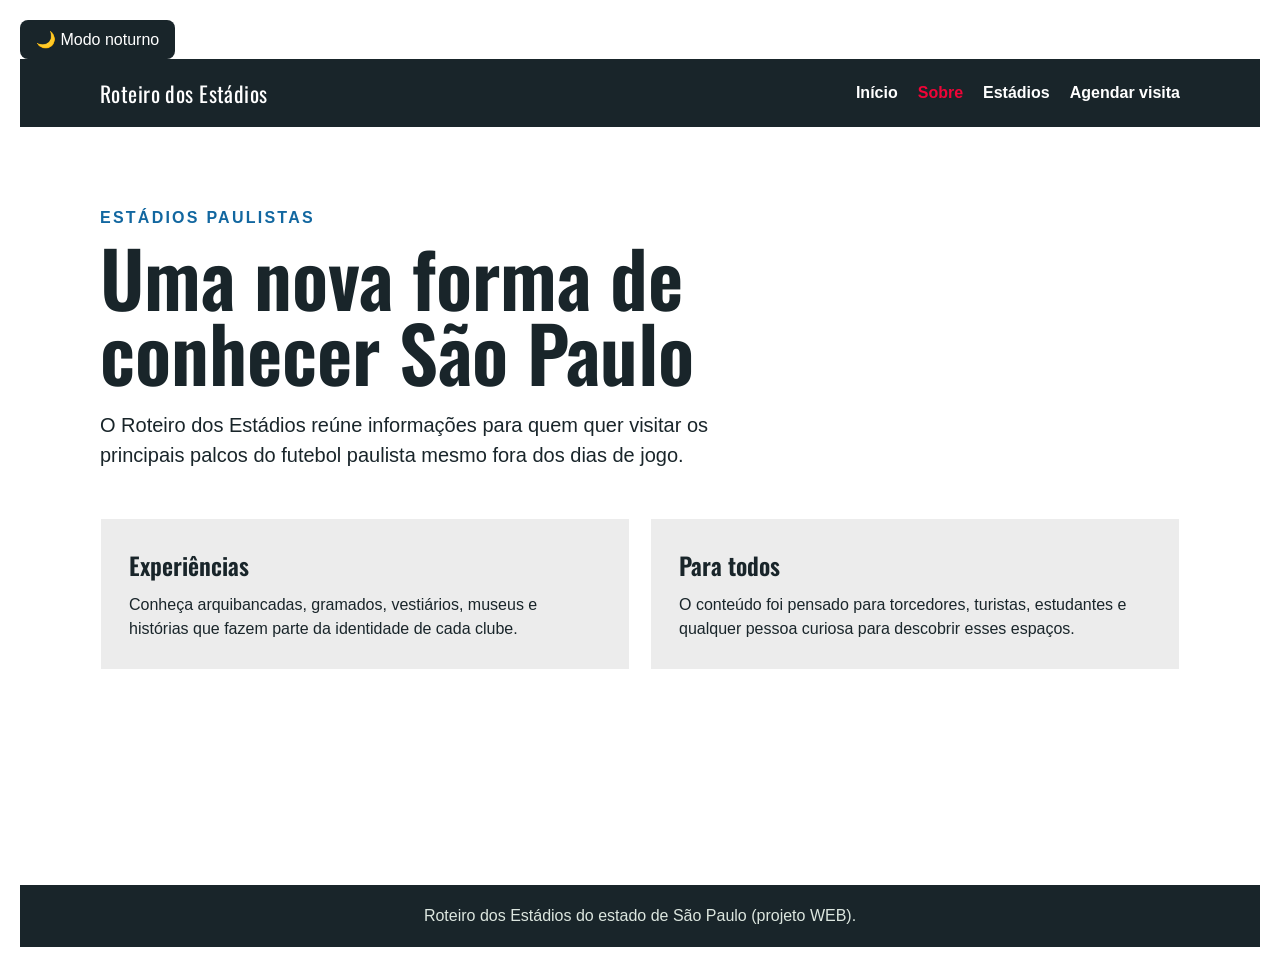
<file: sobre.html>
<!DOCTYPE html>
<html lang="pt-br">
<head>
  <meta charset="UTF-8" />
  <meta name="viewport" content="width=device-width, initial-scale=1.0" />
  <title>Sobre | Roteiro dos Estádios</title>
  <link rel="stylesheet" href="css/style.css" />
</head>
<body>


<!DOCTYPE html>
<html lang="pt-BR">
<head>
    <meta charset="UTF-8">
    <meta name="viewport" content="width=device-width, initial-scale=1.0">
    <title>Meu site</title>

    <style>
        body {
            background-color: white;
            color: #19252a;
            font-family: Arial, sans-serif;
            transition: 0.3s;
            padding: 20px;
        }

        /* Estilo do modo noturno */
        body.dark {
            background-color: #19252a;
            color: white;
        }

        button {
            padding: 10px 16px;
            border: none;
            border-radius: 8px;
            cursor: pointer;
            background-color: #19252a;
            color: white;
            font-size: 16px;
        }
    </style>
</head>

<body>

    <button id="botaoTema" onclick="alternarTema()">
        🌙 Modo noturno
    </button>

    <script>
        function alternarTema() {
            document.body.classList.toggle("dark");

            const botao = document.getElementById("botaoTema");

            if (document.body.classList.contains("dark")) {
                botao.textContent = "☀️ Modo claro";
            } else {
                botao.textContent = "🌙 Modo noturno";
            }
        }
    </script>

</body>
</html>


  <nav class="navbar">
    <div class="container nav-content">
      <a class="navbar-brand" href="inicio.html">Roteiro dos Estádios</a>
      <div class="nav-links">
        <a href="inicio.html">Início</a>
        <a class="active" href="sobre.html">Sobre</a>
        <a href="estadios.html">Estádios</a>
        <a href="contato.html">Agendar visita</a>
      </div>
    </div>
  </nav>

  <main class="page-content container">
    <p class="eyebrow">Estádios Paulistas</p>
    <h1>Uma nova forma de conhecer São Paulo</h1>
    <p class="lead">O Roteiro dos Estádios reúne informações para quem quer visitar os principais palcos do futebol paulista mesmo fora dos dias de jogo.</p>
    <section class="content-grid">
      <article class="info-panel"><h2>Experiências</h2><p>Conheça arquibancadas, gramados, vestiários, museus e histórias que fazem parte da identidade de cada clube.</p></article>
      <article class="info-panel"><h2>Para todos</h2><p>O conteúdo foi pensado para torcedores, turistas, estudantes e qualquer pessoa curiosa para descobrir esses espaços.</p></article>
    </section>
  </main>

  <footer><p>Roteiro dos Estádios do estado de São Paulo (projeto WEB).</p></footer>
</body>
</html>
</file>
<file: css/style.css>
@import url('https://fonts.googleapis.com/css2?family=Oswald:wght@600&family=Source+Sans+3:wght@400;600;700&display=swap');

:root {
  --ink: #19252a;
  --muted: #19252a;
  --paper: #ffffff;
  --cream: #ececec;
  --amber: #f00437;
  --teal: #1267a0;
  --line: #ffffff;
}

* { box-sizing: border-box; }
body { margin: 0; color: var(--ink); background: var(--paper); font-family: 'Source Sans 3', sans-serif; }
.container { width: min(1080px, calc(100% - 40px)); margin: 0 auto; }
.navbar { background: var(--ink); padding: 18px 0; }
.nav-content { display: flex; align-items: center; justify-content: space-between; gap: 24px; }
.navbar-brand { color: #ffffff; font-family: Oswald, sans-serif; font-size: 1.35rem; text-decoration: none; letter-spacing: .02em; }
.nav-links { display: flex; flex-wrap: wrap; gap: 20px; }
.nav-links a { color: #ffffff; text-decoration: none; font-weight: 600; }
.nav-links a:hover, .nav-links .active { color: var(--amber); }
.page-content { min-height: calc(100vh - 142px); padding: 82px 0 96px; }
.eyebrow { margin: 0 0 12px; color: var(--teal); font-weight: 700; text-transform: uppercase; letter-spacing: .14em; }
h1, h2 { font-family: Oswald, sans-serif; font-weight: 600; }
h1 { max-width: 760px; margin: 0 0 20px; font-size: clamp(2.5rem, 6vw, 5rem); line-height: .98; }
h2 { margin: 0 0 10px; }
.lead { max-width: 680px; color: var(--muted); font-size: 1.25rem; line-height: 1.5; }
.content-grid { display: grid; grid-template-columns: repeat(2, 1fr); gap: 20px; margin-top: 48px; }
.card-img-top { width: 100%; height: 240px; object-fit: cover; }
.info-panel, .stadium-item, .visit-form { background: var(--cream); border: 1px solid var(--line); }
.info-panel { padding: 28px; }
.info-panel p, .stadium-item p { color: var(--muted); line-height: 1.5; margin: 0; }
.stadium-list { margin-top: 44px; }
.stadium-item { display: flex; align-items: flex-start; gap: 28px; padding: 28px; border-bottom: 0; }
.stadium-item:last-child { border-bottom: 1px solid var(--line); }
.number { color: var(--amber); font-family: Oswald, sans-serif; font-size: 2rem; }
.stadium-table-section { margin-top: 64px; }
.stadium-table-section h2 { font-size: 2rem; }
.table-wrapper { overflow-x: auto; margin-top: 22px; background: var(--cream); border: 1px solid var(--line); }
.stadium-table { width: 100%; min-width: 680px; border-collapse: collapse; text-align: left; }
.stadium-table th, .stadium-table td { padding: 16px 18px; border-bottom: 1px solid var(--line); }
.stadium-table thead th { background: var(--ink); color: var(--cream); font-weight: 700; }
.stadium-table tbody th { font-weight: 700; }
.stadium-table tbody tr:last-child th, .stadium-table tbody tr:last-child td { border-bottom: 0; }
.stadium-table tbody tr:hover { background: #f8f3e9; }
.visit-form { display: grid; gap: 9px; max-width: 620px; margin-top: 38px; padding: 28px; }
.visit-form label { font-weight: 700; margin-top: 8px; }
.visit-form input, .visit-form select { width: 100%; padding: 12px; border: 1px solid var(--line); background: #fff; font: inherit; }
.btn-amber { display: inline-block; width: fit-content; border: 0; padding: 12px 20px; margin-top: 14px; background: var(--amber); color: var(--ink); font-weight: 700; text-decoration: none; cursor: pointer; }
.btn-amber:hover { background: #f1b452; }
footer { padding: 22px 20px; background: var(--ink); color: #dce6df; text-align: center; }
footer p { margin: 0; }
@media (max-width: 680px) {
  .nav-content { align-items: flex-start; flex-direction: column; }
  .nav-links { gap: 10px 16px; }
  .page-content { padding-top: 56px; }
  .content-grid { grid-template-columns: 1fr; }
  .stadium-item { gap: 16px; }
  
}
</file>
